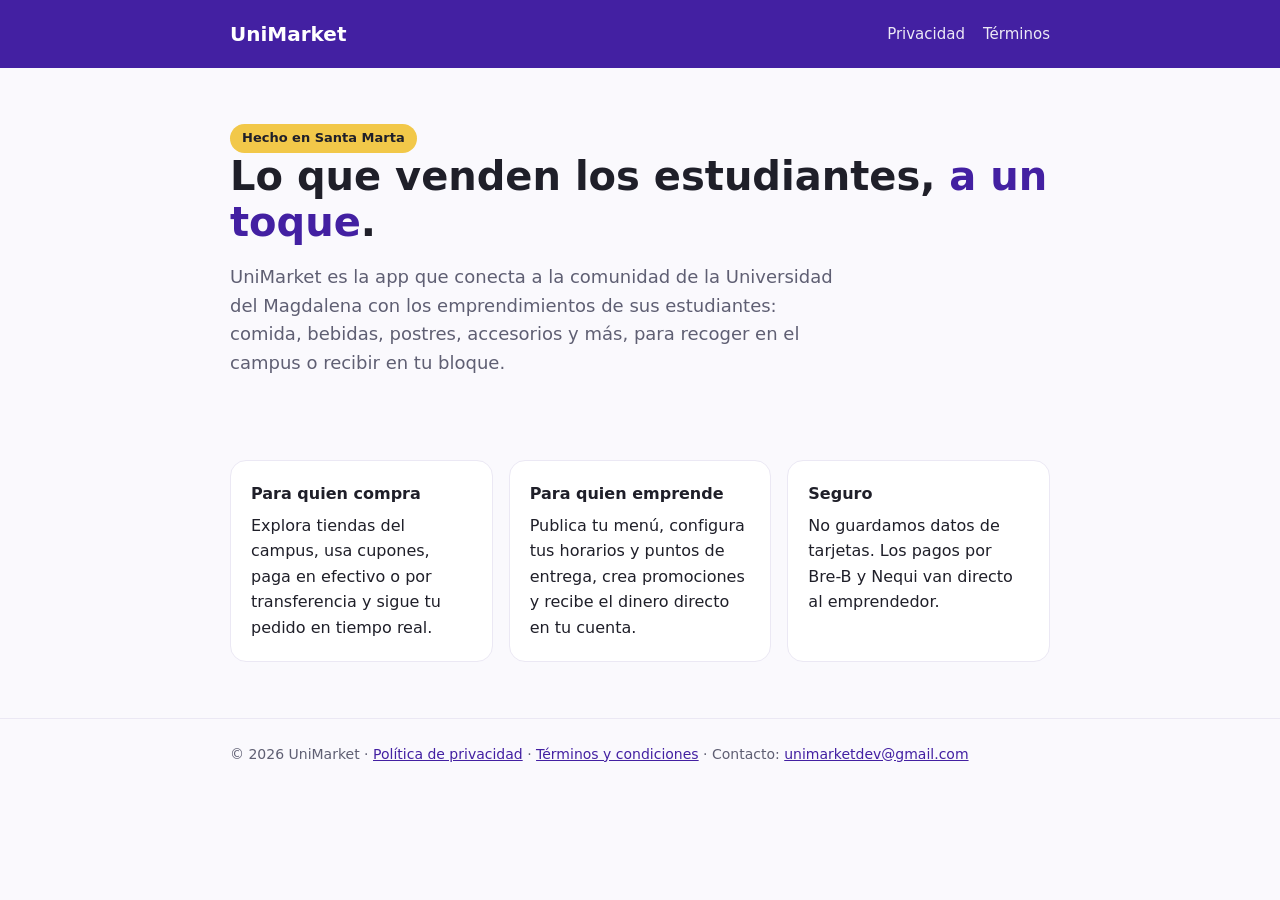
<file: index.html>
<!DOCTYPE html>
<html lang="es"><head><meta charset="utf-8"><meta name="viewport" content="width=device-width,initial-scale=1">
<title>UniMarket — Emprendimientos de la Universidad del Magdalena</title>
<meta name="description" content="UniMarket conecta a la comunidad de la Universidad del Magdalena con los emprendimientos de sus estudiantes.">
<link rel="stylesheet" href="style.css"></head><body>
<header><div class="w"><a href="./">UniMarket</a><nav><a href="privacidad.html">Privacidad</a><a href="terminos.html">Términos</a></nav></div></header>
<main class="w">
<section class="hero"><span class="badge">Hecho en Santa Marta</span>
<h1>Lo que venden los estudiantes, <span>a un toque</span>.</h1>
<p>UniMarket es la app que conecta a la comunidad de la Universidad del Magdalena con los emprendimientos de sus estudiantes: comida, bebidas, postres, accesorios y más, para recoger en el campus o recibir en tu bloque.</p></section>
<section class="cards">
<div class="card"><b>Para quien compra</b>Explora tiendas del campus, usa cupones, paga en efectivo o por transferencia y sigue tu pedido en tiempo real.</div>
<div class="card"><b>Para quien emprende</b>Publica tu menú, configura tus horarios y puntos de entrega, crea promociones y recibe el dinero directo en tu cuenta.</div>
<div class="card"><b>Seguro</b>No guardamos datos de tarjetas. Los pagos por Bre-B y Nequi van directo al emprendedor.</div>
</section></main>
<footer><div class="w">© 2026 UniMarket · <a href="privacidad.html">Política de privacidad</a> · <a href="terminos.html">Términos y condiciones</a> · Contacto: <a href="mailto:unimarketdev@gmail.com">unimarketdev@gmail.com</a></div></footer>
</body></html>
</file>
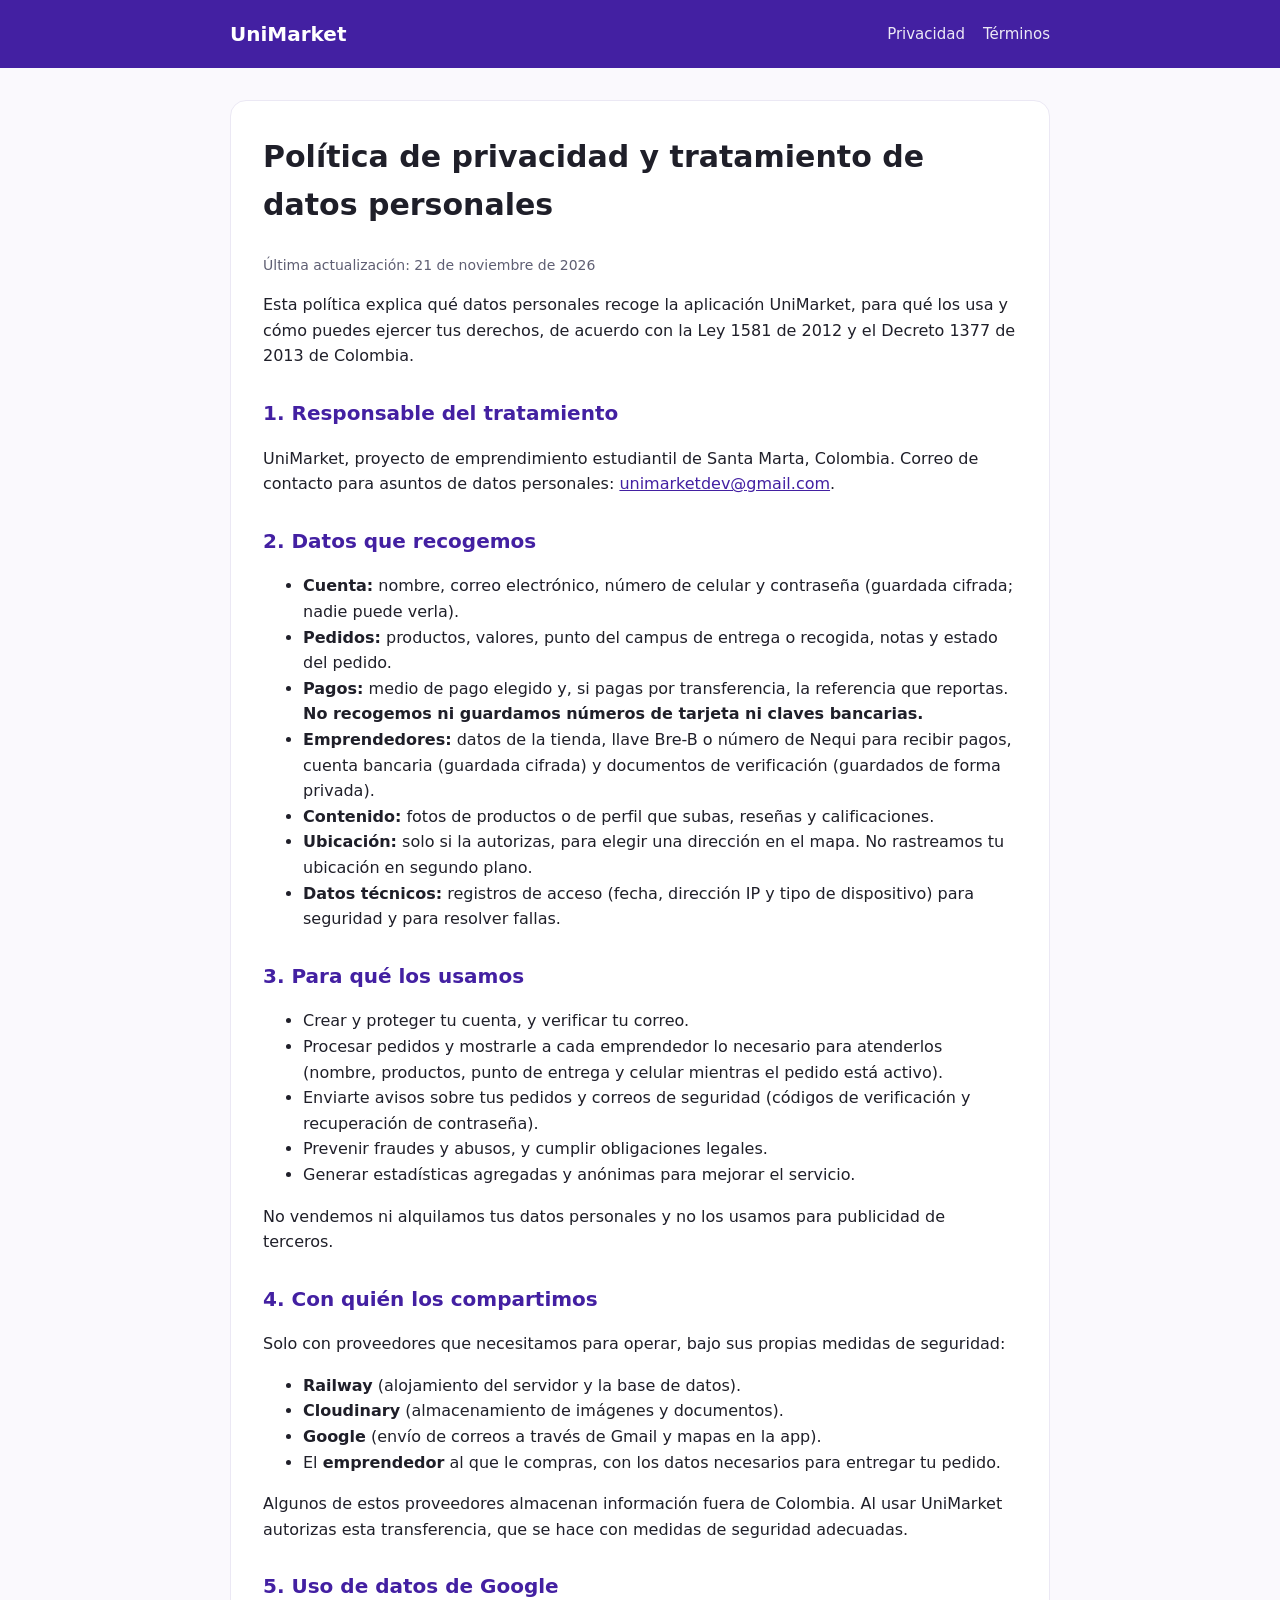
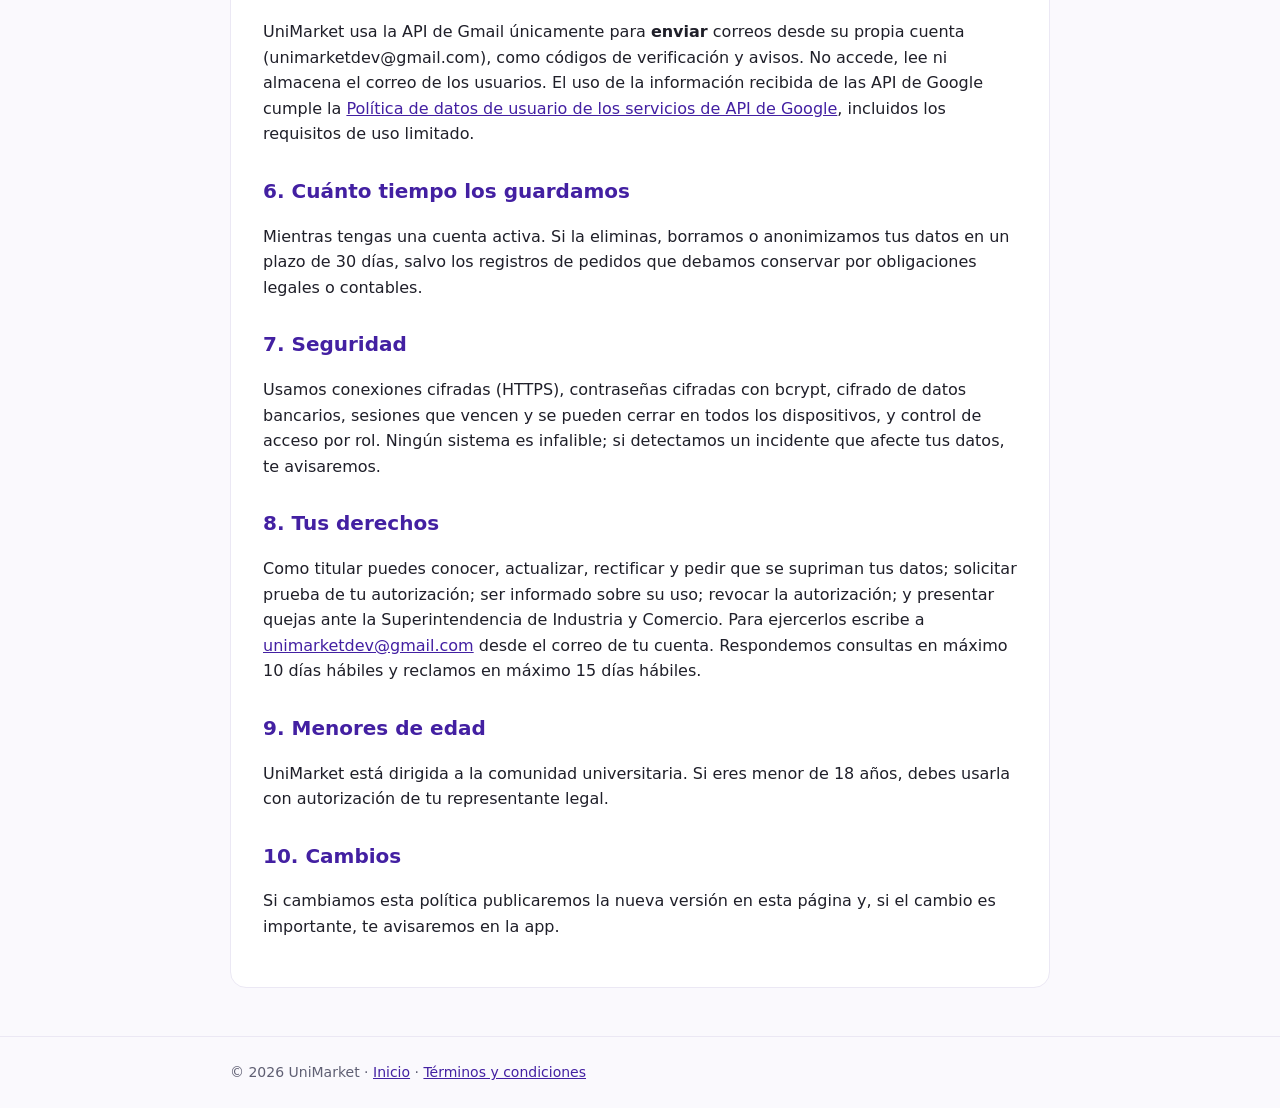
<file: privacidad.html>
<!DOCTYPE html>
<html lang="es"><head><meta charset="utf-8"><meta name="viewport" content="width=device-width,initial-scale=1">
<title>Política de privacidad — UniMarket</title><link rel="stylesheet" href="style.css"></head><body>
<header><div class="w"><a href="./">UniMarket</a><nav><a href="privacidad.html">Privacidad</a><a href="terminos.html">Términos</a></nav></div></header>
<main class="w"><article>
<h1>Política de privacidad y tratamiento de datos personales</h1>
<p class="muted">Última actualización: 21 de noviembre de 2026</p>

<p>Esta política explica qué datos personales recoge la aplicación UniMarket, para qué los usa y cómo puedes ejercer tus derechos, de acuerdo con la Ley 1581 de 2012 y el Decreto 1377 de 2013 de Colombia.</p>

<h2>1. Responsable del tratamiento</h2>
<p>UniMarket, proyecto de emprendimiento estudiantil de Santa Marta, Colombia. Correo de contacto para asuntos de datos personales: <a href="mailto:unimarketdev@gmail.com">unimarketdev@gmail.com</a>.</p>

<h2>2. Datos que recogemos</h2>
<ul>
<li><b>Cuenta:</b> nombre, correo electrónico, número de celular y contraseña (guardada cifrada; nadie puede verla).</li>
<li><b>Pedidos:</b> productos, valores, punto del campus de entrega o recogida, notas y estado del pedido.</li>
<li><b>Pagos:</b> medio de pago elegido y, si pagas por transferencia, la referencia que reportas. <b>No recogemos ni guardamos números de tarjeta ni claves bancarias.</b></li>
<li><b>Emprendedores:</b> datos de la tienda, llave Bre-B o número de Nequi para recibir pagos, cuenta bancaria (guardada cifrada) y documentos de verificación (guardados de forma privada).</li>
<li><b>Contenido:</b> fotos de productos o de perfil que subas, reseñas y calificaciones.</li>
<li><b>Ubicación:</b> solo si la autorizas, para elegir una dirección en el mapa. No rastreamos tu ubicación en segundo plano.</li>
<li><b>Datos técnicos:</b> registros de acceso (fecha, dirección IP y tipo de dispositivo) para seguridad y para resolver fallas.</li>
</ul>

<h2>3. Para qué los usamos</h2>
<ul>
<li>Crear y proteger tu cuenta, y verificar tu correo.</li>
<li>Procesar pedidos y mostrarle a cada emprendedor lo necesario para atenderlos (nombre, productos, punto de entrega y celular mientras el pedido está activo).</li>
<li>Enviarte avisos sobre tus pedidos y correos de seguridad (códigos de verificación y recuperación de contraseña).</li>
<li>Prevenir fraudes y abusos, y cumplir obligaciones legales.</li>
<li>Generar estadísticas agregadas y anónimas para mejorar el servicio.</li>
</ul>
<p>No vendemos ni alquilamos tus datos personales y no los usamos para publicidad de terceros.</p>

<h2>4. Con quién los compartimos</h2>
<p>Solo con proveedores que necesitamos para operar, bajo sus propias medidas de seguridad:</p>
<ul>
<li><b>Railway</b> (alojamiento del servidor y la base de datos).</li>
<li><b>Cloudinary</b> (almacenamiento de imágenes y documentos).</li>
<li><b>Google</b> (envío de correos a través de Gmail y mapas en la app).</li>
<li>El <b>emprendedor</b> al que le compras, con los datos necesarios para entregar tu pedido.</li>
</ul>
<p>Algunos de estos proveedores almacenan información fuera de Colombia. Al usar UniMarket autorizas esta transferencia, que se hace con medidas de seguridad adecuadas.</p>

<h2>5. Uso de datos de Google</h2>
<p>UniMarket usa la API de Gmail únicamente para <b>enviar</b> correos desde su propia cuenta (unimarketdev@gmail.com), como códigos de verificación y avisos. No accede, lee ni almacena el correo de los usuarios. El uso de la información recibida de las API de Google cumple la <a href="https://developers.google.com/terms/api-services-user-data-policy" rel="noopener">Política de datos de usuario de los servicios de API de Google</a>, incluidos los requisitos de uso limitado.</p>

<h2>6. Cuánto tiempo los guardamos</h2>
<p>Mientras tengas una cuenta activa. Si la eliminas, borramos o anonimizamos tus datos en un plazo de 30 días, salvo los registros de pedidos que debamos conservar por obligaciones legales o contables.</p>

<h2>7. Seguridad</h2>
<p>Usamos conexiones cifradas (HTTPS), contraseñas cifradas con bcrypt, cifrado de datos bancarios, sesiones que vencen y se pueden cerrar en todos los dispositivos, y control de acceso por rol. Ningún sistema es infalible; si detectamos un incidente que afecte tus datos, te avisaremos.</p>

<h2>8. Tus derechos</h2>
<p>Como titular puedes conocer, actualizar, rectificar y pedir que se supriman tus datos; solicitar prueba de tu autorización; ser informado sobre su uso; revocar la autorización; y presentar quejas ante la Superintendencia de Industria y Comercio. Para ejercerlos escribe a <a href="mailto:unimarketdev@gmail.com">unimarketdev@gmail.com</a> desde el correo de tu cuenta. Respondemos consultas en máximo 10 días hábiles y reclamos en máximo 15 días hábiles.</p>

<h2>9. Menores de edad</h2>
<p>UniMarket está dirigida a la comunidad universitaria. Si eres menor de 18 años, debes usarla con autorización de tu representante legal.</p>

<h2>10. Cambios</h2>
<p>Si cambiamos esta política publicaremos la nueva versión en esta página y, si el cambio es importante, te avisaremos en la app.</p>
</article></main>
<footer><div class="w">© 2026 UniMarket · <a href="./">Inicio</a> · <a href="terminos.html">Términos y condiciones</a></div></footer>
</body></html>
</file>
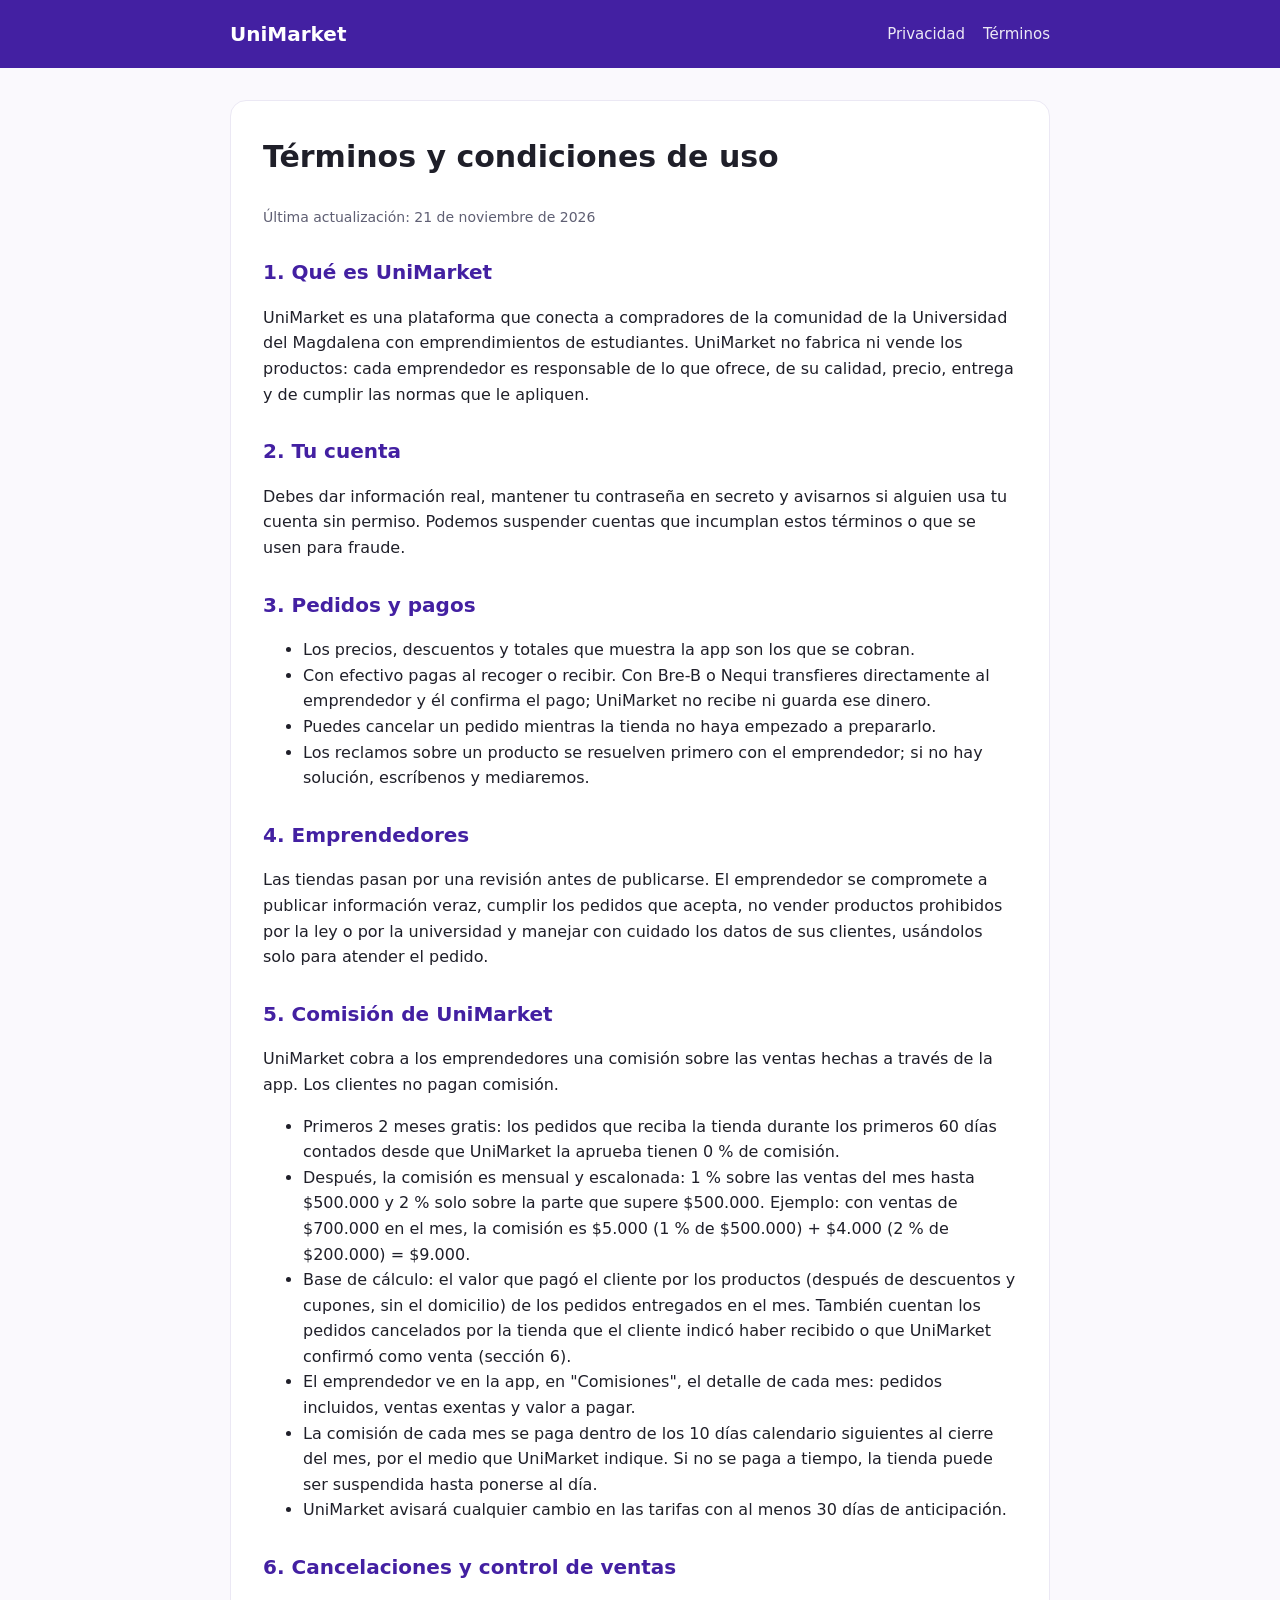
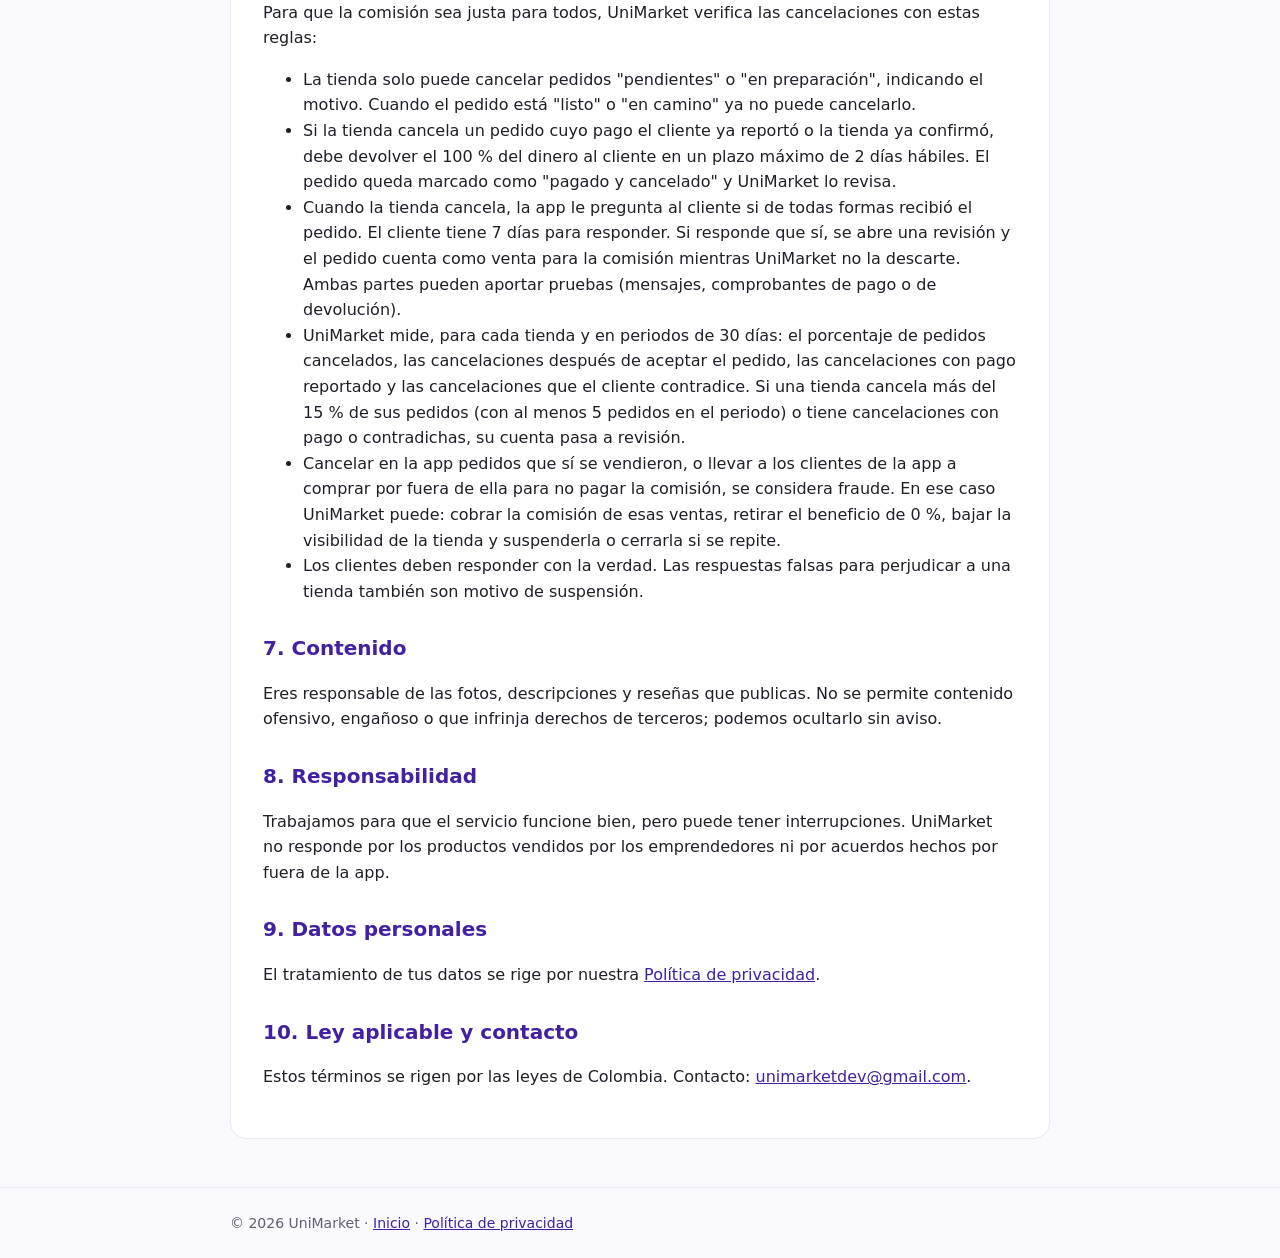
<file: terminos.html>
<!DOCTYPE html>
<html lang="es"><head><meta charset="utf-8"><meta name="viewport" content="width=device-width,initial-scale=1">
<title>Términos y condiciones — UniMarket</title><link rel="stylesheet" href="style.css"></head><body>
<header><div class="w"><a href="./">UniMarket</a><nav><a href="privacidad.html">Privacidad</a><a href="terminos.html">Términos</a></nav></div></header>
<main class="w"><article>
<h1>Términos y condiciones de uso</h1>
<p class="muted">Última actualización: 21 de noviembre de 2026</p>

<h2>1. Qué es UniMarket</h2>
<p>UniMarket es una plataforma que conecta a compradores de la comunidad de la Universidad del Magdalena con emprendimientos de estudiantes. UniMarket no fabrica ni vende los productos: cada emprendedor es responsable de lo que ofrece, de su calidad, precio, entrega y de cumplir las normas que le apliquen.</p>

<h2>2. Tu cuenta</h2>
<p>Debes dar información real, mantener tu contraseña en secreto y avisarnos si alguien usa tu cuenta sin permiso. Podemos suspender cuentas que incumplan estos términos o que se usen para fraude.</p>

<h2>3. Pedidos y pagos</h2>
<ul>
<li>Los precios, descuentos y totales que muestra la app son los que se cobran.</li>
<li>Con efectivo pagas al recoger o recibir. Con Bre-B o Nequi transfieres directamente al emprendedor y él confirma el pago; UniMarket no recibe ni guarda ese dinero.</li>
<li>Puedes cancelar un pedido mientras la tienda no haya empezado a prepararlo.</li>
<li>Los reclamos sobre un producto se resuelven primero con el emprendedor; si no hay solución, escríbenos y mediaremos.</li>
</ul>

<h2>4. Emprendedores</h2>
<p>Las tiendas pasan por una revisión antes de publicarse. El emprendedor se compromete a publicar información veraz, cumplir los pedidos que acepta, no vender productos prohibidos por la ley o por la universidad y manejar con cuidado los datos de sus clientes, usándolos solo para atender el pedido.</p>

<h2>5. Comisión de UniMarket</h2>
<p>UniMarket cobra a los emprendedores una comisión sobre las ventas hechas a través de la app. Los clientes no pagan comisión.</p>
<ul>
<li>Primeros 2 meses gratis: los pedidos que reciba la tienda durante los primeros 60 días contados desde que UniMarket la aprueba tienen 0 % de comisión.</li>
<li>Después, la comisión es mensual y escalonada: 1 % sobre las ventas del mes hasta $500.000 y 2 % solo sobre la parte que supere $500.000. Ejemplo: con ventas de $700.000 en el mes, la comisión es $5.000 (1 % de $500.000) + $4.000 (2 % de $200.000) = $9.000.</li>
<li>Base de cálculo: el valor que pagó el cliente por los productos (después de descuentos y cupones, sin el domicilio) de los pedidos entregados en el mes. También cuentan los pedidos cancelados por la tienda que el cliente indicó haber recibido o que UniMarket confirmó como venta (sección 6).</li>
<li>El emprendedor ve en la app, en &quot;Comisiones&quot;, el detalle de cada mes: pedidos incluidos, ventas exentas y valor a pagar.</li>
<li>La comisión de cada mes se paga dentro de los 10 días calendario siguientes al cierre del mes, por el medio que UniMarket indique. Si no se paga a tiempo, la tienda puede ser suspendida hasta ponerse al día.</li>
<li>UniMarket avisará cualquier cambio en las tarifas con al menos 30 días de anticipación.</li>
</ul>

<h2>6. Cancelaciones y control de ventas</h2>
<p>Para que la comisión sea justa para todos, UniMarket verifica las cancelaciones con estas reglas:</p>
<ul>
<li>La tienda solo puede cancelar pedidos &quot;pendientes&quot; o &quot;en preparación&quot;, indicando el motivo. Cuando el pedido está &quot;listo&quot; o &quot;en camino&quot; ya no puede cancelarlo.</li>
<li>Si la tienda cancela un pedido cuyo pago el cliente ya reportó o la tienda ya confirmó, debe devolver el 100 % del dinero al cliente en un plazo máximo de 2 días hábiles. El pedido queda marcado como &quot;pagado y cancelado&quot; y UniMarket lo revisa.</li>
<li>Cuando la tienda cancela, la app le pregunta al cliente si de todas formas recibió el pedido. El cliente tiene 7 días para responder. Si responde que sí, se abre una revisión y el pedido cuenta como venta para la comisión mientras UniMarket no la descarte. Ambas partes pueden aportar pruebas (mensajes, comprobantes de pago o de devolución).</li>
<li>UniMarket mide, para cada tienda y en periodos de 30 días: el porcentaje de pedidos cancelados, las cancelaciones después de aceptar el pedido, las cancelaciones con pago reportado y las cancelaciones que el cliente contradice. Si una tienda cancela más del 15 % de sus pedidos (con al menos 5 pedidos en el periodo) o tiene cancelaciones con pago o contradichas, su cuenta pasa a revisión.</li>
<li>Cancelar en la app pedidos que sí se vendieron, o llevar a los clientes de la app a comprar por fuera de ella para no pagar la comisión, se considera fraude. En ese caso UniMarket puede: cobrar la comisión de esas ventas, retirar el beneficio de 0 %, bajar la visibilidad de la tienda y suspenderla o cerrarla si se repite.</li>
<li>Los clientes deben responder con la verdad. Las respuestas falsas para perjudicar a una tienda también son motivo de suspensión.</li>
</ul>

<h2>7. Contenido</h2>
<p>Eres responsable de las fotos, descripciones y reseñas que publicas. No se permite contenido ofensivo, engañoso o que infrinja derechos de terceros; podemos ocultarlo sin aviso.</p>

<h2>8. Responsabilidad</h2>
<p>Trabajamos para que el servicio funcione bien, pero puede tener interrupciones. UniMarket no responde por los productos vendidos por los emprendedores ni por acuerdos hechos por fuera de la app.</p>

<h2>9. Datos personales</h2>
<p>El tratamiento de tus datos se rige por nuestra <a href="privacidad.html">Política de privacidad</a>.</p>

<h2>10. Ley aplicable y contacto</h2>
<p>Estos términos se rigen por las leyes de Colombia. Contacto: <a href="mailto:unimarketdev@gmail.com">unimarketdev@gmail.com</a>.</p>
</article></main>
<footer><div class="w">© 2026 UniMarket · <a href="./">Inicio</a> · <a href="privacidad.html">Política de privacidad</a></div></footer>
</body></html>
</file>
<file: style.css>
:root{--p:#4320A2;--a:#F2C849;--o:#FF8A00;--t:#1f1f29;--m:#5f5f73;--bg:#faf9fd}
*{box-sizing:border-box}body{margin:0;font-family:"Plus Jakarta Sans",system-ui,-apple-system,Segoe UI,Roboto,sans-serif;color:var(--t);background:var(--bg);line-height:1.6}
header{background:var(--p);color:#fff}header .w{display:flex;align-items:center;justify-content:space-between;padding:18px 20px}
header a{color:#fff;text-decoration:none;font-weight:700;font-size:20px}header nav a{font-weight:500;font-size:15px;margin-left:18px;opacity:.9}
.w{max-width:860px;margin:0 auto;padding:0 20px}
.hero{padding:56px 0 40px}.hero h1{font-size:40px;line-height:1.15;margin:0 0 14px}.hero h1 span{color:var(--p)}
.hero p{font-size:18px;color:var(--m);max-width:620px}
.cards{display:grid;grid-template-columns:repeat(auto-fit,minmax(220px,1fr));gap:16px;margin:24px 0 56px}
.card{background:#fff;border:1px solid #ebe8f4;border-radius:16px;padding:20px}.card b{display:block;margin-bottom:6px}
.badge{display:inline-block;background:var(--a);color:var(--t);font-weight:700;border-radius:99px;padding:4px 12px;font-size:13px}
article{background:#fff;border:1px solid #ebe8f4;border-radius:16px;padding:32px;margin:32px auto 48px}
article h1{margin-top:0;font-size:30px}article h2{font-size:20px;margin-top:28px;color:var(--p)}
.muted{color:var(--m);font-size:14px}footer{border-top:1px solid #ebe8f4;padding:24px 0;color:var(--m);font-size:14px}
footer a{color:var(--p)}a{color:var(--p)}
</file>
